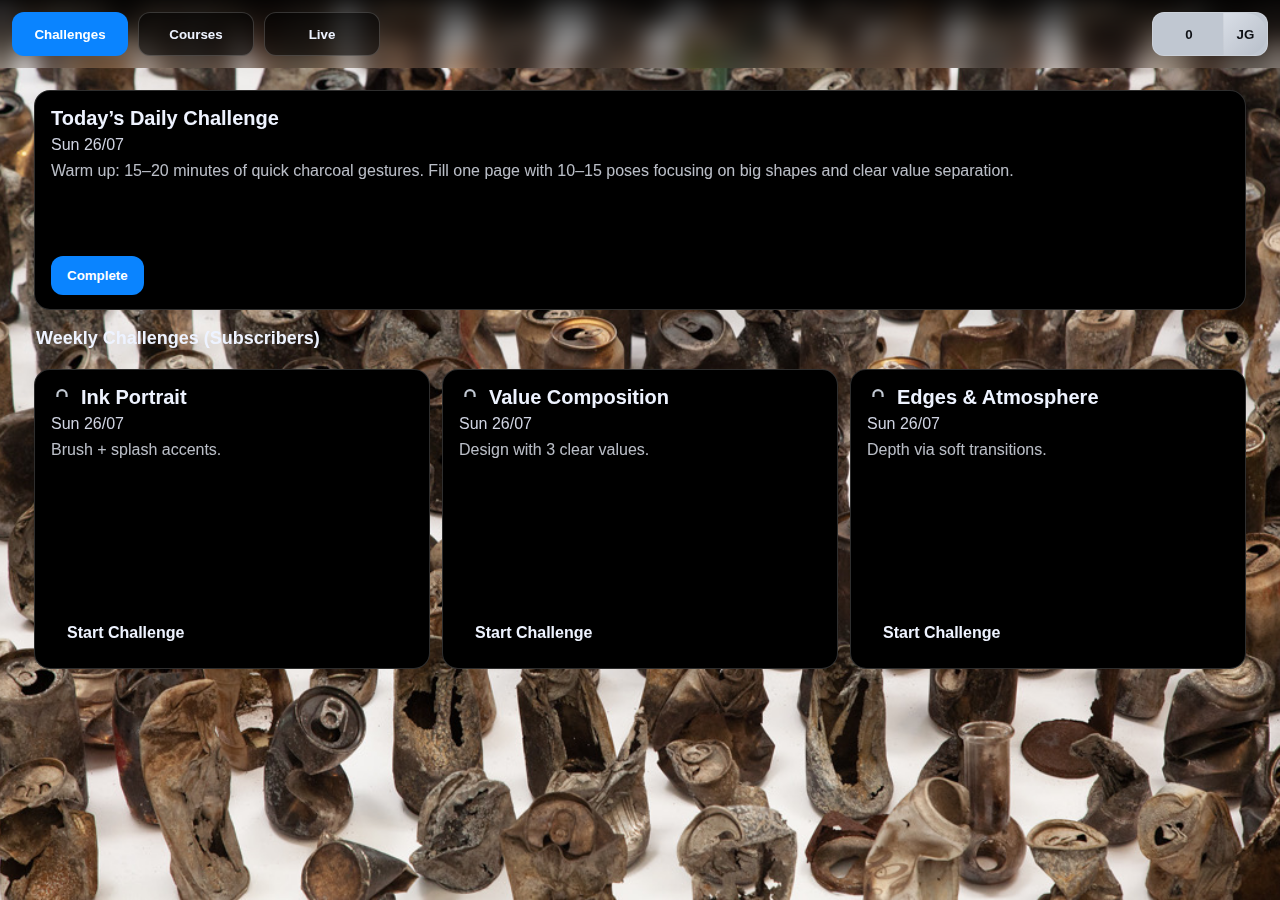
<file: home.html>
<!DOCTYPE html>
<html lang="en-AU">
<head>
<meta charset="utf-8" />
<meta name="viewport" content="width=device-width,initial-scale=1,viewport-fit=cover" />
<meta name="color-scheme" content="dark" />
<title>Home</title>

<!-- ===== Header avatar-as-tab: fit & scale patch ===== -->
<style>
/* Keep header content on one line without horizontal scroll */
html,body{overflow-x:hidden}

/* Header container */
.nav{
  display:flex; align-items:center; justify-content:space-between;
  overflow:hidden;
}

/* Tabs strip: shrinks first, keeps avatar visible */
.nav .tabs{
  flex:1 1 auto; display:flex; gap:8px; justify-content:flex-start; min-width:0;
}

/* Each tab is allowed to shrink and never exceed a compact width */
.nav .tab{
  flex:1 1 0;            /* shrinkable */
  min-width:0;           /* allow shrink below content’s intrinsic width */
  max-width:110px;       /* make them narrower so all fit on iPhone */
  padding:10px 12px;     /* slightly tighter padding */
  white-space:nowrap; text-overflow:ellipsis; overflow:hidden;
  text-align:center;
}

/* === Avatar as a right-snapping “special tab” === */
.nav .avatar-pill{
  flex:0 0 auto; margin-left:auto; display:flex; align-items:center;
  height:44px;                       /* match tab height */
}

/* Left side (matches tab shape), right side circular for initials/photo */
.avatar-pill{
  display:inline-flex; align-items:center; gap:8px;
  padding:0 10px 0 12px;
  border-radius:12px 0 0 12px;       /* squared-left like tabs */
  background:var(--gold,#ffd700); color:#0f1116; font-weight:800;
  line-height:1; max-width:140px; min-width:92px;
  overflow:hidden;
}
.avatar-pill.silver{ background:var(--silver,#c0c7d1); color:#0f1116 }

/* Points figure (left text) auto-truncates if space tight */
.avatar-pill .points{
  overflow:hidden; text-overflow:ellipsis; white-space:nowrap;
  font-variant-numeric:tabular-nums;
}

/* Circular right cap for initials / future photo */
.avatar-pill .cap{
  width:34px; height:34px; border-radius:50%;
  display:grid; place-items:center; font-weight:900;
  background:#ffffff22; border:1px solid var(--stroke,rgba(255,255,255,.18));
  margin-left:6px; flex:0 0 auto;
}

/* Make sure header never introduces horizontal scroll on tiny screens */
@media (max-width:390px){
  .nav .tab{ max-width:100px; padding:9px 10px }
  .avatar-pill{ max-width:128px; padding:0 10px 0 10px }
}
</style>

<style>
/* =========================
   DESIGN TOKENS
   ========================= */
:root{
  /* Palette */
  --ink:#eef3ff; --ink-dim:#cfd3e1; --muted:rgba(238,243,255,.78);
  --bg:#000; --stroke:rgba(255,255,255,.18);
  --blue:#0A84FF; --green:#32d74b; --gold:#ffd700; --silver:#c0c7d1; --red:#ff453a;

  /* Layout */
  --gap:12px; --r:14px; --maxw:1240px;
  --nav-h:68px;
}
/* Reset-ish */
*{box-sizing:border-box}
html,body{height:100%}

/* ===== Header Tabs Auto-Scale & Avatar Styling ===== */
.nav {
  display: flex;
  align-items: center;
  justify-content: space-between;
  gap: 6px;
  overflow: hidden;                /* stop horizontal scroll */
}

.nav .tab {
  flex: 1 1 auto;                  /* scale to fit */
  min-width: 0;                    /* shrink as needed */
  text-align: center;
  white-space: nowrap;
  font-size: clamp(13px, 3vw, 16px); /* adapt to screen */
  padding: 10px 12px;              /* tighter padding */
  border-radius: 10px;             /* same rounded corners */
}

/* Avatar tab styled same size as others */
.nav .avatar-tab {
  flex: 1 1 auto;
  display: flex;
  align-items: center;
  justify-content: space-between;
  min-width: 0;
  padding: 10px 12px;
  font-size: clamp(13px, 3vw, 16px);
  border-radius: 10px;             /* left side square, right side rounded separately */
  background: var(--gold);         /* subscriber gold background */
  color: #000;
  font-weight: 800;
}

/* Avatar initials bubble on right */
.nav .avatar-initials {
  flex: 0 0 auto;
  width: 32px;
  height: 32px;
  margin-left: 8px;
  border-radius: 50%;              /* circle on right side */
  display: grid;
  place-items: center;
  font-weight: 900;
  background: rgba(0,0,0,.3);
  color: #fff;
}

body{
  margin:0; background:var(--bg); color:var(--ink);
  font:16px -apple-system,BlinkMacSystemFont,"SF Pro Text","Helvetica Neue",Arial,sans-serif;
  -webkit-user-select:none; user-select:none; -webkit-touch-callout:none;
}
a{color:inherit; text-decoration:none}

/* Full-bleed, fixed BG */
.bg{position:fixed; inset:0; z-index:-1; background:#000 url("./assets/home-bg.jpg") center/cover no-repeat}

/* =========================
   HEADER
   ========================= */
.nav{
  position:sticky; top:0; left:0; right:0; height:var(--nav-h);
  display:flex; align-items:center; gap:10px; padding:8px 12px; z-index:30;
  background:linear-gradient(180deg, rgba(0,0,0,.85), rgba(0,0,0,.35) 60%, transparent);
  -webkit-backdrop-filter: blur(12px); backdrop-filter: blur(12px);
}
.nav-left{display:flex; gap:10px; align-items:center; flex:0 1 auto}
.nav-right{margin-left:auto; display:flex; align-items:center}

/* Tab buttons + Avatar tab share the same base */
.btn-tab{
  display:inline-flex; align-items:center; justify-content:center;
  min-width:116px; height:44px; padding:0 14px;
  border-radius:12px; border:1px solid var(--stroke);
  background:rgba(0,0,0,.55); color:var(--ink); font-weight:900; cursor:pointer;
  transition:transform .06s ease, filter .15s ease;
}
.btn-tab:active{transform:translateY(1px)}
.btn-tab.is-active{background:var(--blue); border-color:transparent; color:#fff}

/* Avatar control: left block (points) + round right (initials) */
.avatarTab{
  position:relative; display:inline-flex; align-items:center; gap:10px; padding-right:56px;
}
.avatarTab .points{
  font-weight:900;
}
.avatarTab .dot{
  position:absolute; right:0; top:0; bottom:0; width:44px;
  border-left:1px solid var(--stroke);
  border-top-right-radius:22px; border-bottom-right-radius:22px;
  display:grid; place-items:center; font-weight:900;
}
.avatarTab.silver{ background:var(--silver); color:#0f1116 }
.avatarTab.silver .dot{ background:linear-gradient(135deg,#d9dee6,#b7bec9) }
.avatarTab.gold{ background:var(--gold); color:#0f1116; border-color:transparent }
.avatarTab.gold .dot{ background:linear-gradient(135deg,#ffe88a,#f6c400) }

/* =========================
   WRAP
   ========================= */
.wrap{max-width:var(--maxw); margin:0 auto; padding:10px 14px 80px}

/* =========================
   HERO CARDS
   ========================= */
.hero{
  position:relative; overflow:hidden; background:#000;
  border:1px solid var(--stroke); border-radius:16px;
  padding:16px; margin:12px 0;
}
.hero .title{
  margin:0 0 6px;
  font-weight:900; font-size:20px;
  display:flex; align-items:center; gap:8px
}
.hero .meta{ margin:0 0 6px; color:var(--ink-dim) }
.hero .desc{ margin:8px 0 56px; color:var(--muted) } /* space for CTAs */

/* CTA buttons locked bottom-left */
.cta-left{
  position:absolute; left:16px; bottom:14px;
  display:flex; gap:10px
}

/* Buttons – all same size/shape */
.btn{
  padding:12px 16px; border-radius:12px; border:0;
  font-weight:900; cursor:pointer
}
.btn.blue{ background:var(--blue); color:#fff }
.btn.green{ background:var(--green); color:#000 }
.btn.gold{ background:var(--gold); color:#0f1116 }
.btn.grey{ background:#3a3a3a; color:#fff }
.btn[disabled]{ opacity:.55; cursor:not-allowed }

/* Silver padlock icon (used on Foundations + Weekly locked) */
.padlock{
  width:22px; height:22px; display:inline-block; vertical-align:-3px
}
.padlock svg{ width:100%; height:100% }
.padlock .shackle{ fill:none; stroke:var(--silver); stroke-width:2.4 }
.padlock .body{ fill:var(--silver) }
.padlock .keyhole{ fill:#0f1116 }

/* Price + Points bubble (disappear when purchased) */
.price,
.pts{
  position:absolute; right:12px; border-radius:999px;
  font-weight:900; padding:6px 10px;
  background:rgba(0,0,0,.6); border:1px solid var(--stroke)
}
.price{ bottom:12px; color:#fff }
.pts{
  top:12px; color:#0f1116; background:var(--gold);
  border-color:transparent;
  box-shadow:0 6px 18px rgba(255,215,0,.22)
}
.pts[hidden], .price[hidden]{ display:none }

/* Completion ring + tick (all hero types) */
.hero.complete{ box-shadow:0 0 0 3px var(--green) inset }
.hero.complete .title::after{
  content:" ✓"; color:var(--green); font-weight:900
}

/* Layout helpers */
.weekly-grid{ display:grid; gap:var(--gap) }
.grid-3{ grid-template-columns:repeat(3,minmax(0,1fr)) }

/* Portrait: stack weekly; taller heroes for readability */
@media (orientation:portrait){
  .weekly-grid{ grid-template-columns:1fr }
  .hero.tall{ min-height: 360px }  /* +20% for iPhone readability */
  #dailyHero{ min-height: 260px }  /* daily in portrait */
}

/* Landscape: daily spans full width; weekly/courses 3-up and higher */
@media (orientation:landscape){
  .weekly-grid{ grid-template-columns:repeat(3,minmax(0,1fr)) }
  .hero.tall{ min-height: 300px }
  #dailyHero{ min-height: 220px }
}

/* =========================
   BOTTOM SHEET (Avatar menu)
   ========================= */
.sheet{
  position:fixed; inset:0; display:none; z-index:60;
  background:rgba(0,0,0,.5); -webkit-backdrop-filter: blur(6px); backdrop-filter: blur(6px);
}
.sheet.open{ display:block }
.sheet .panel{
  position:absolute; left:0; right:0; bottom:0; border-top-left-radius:18px; border-top-right-radius:18px;
  background:#0f1116; border-top:1px solid var(--stroke); padding:14px; max-height:80vh; overflow:auto;
}
.sheet .row{ display:flex; align-items:center; justify-content:space-between; gap:10px; padding:10px 12px; border-radius:12px; border:1px solid var(--stroke); background:#0a0f14; margin-bottom:10px }
.sheet .row a{ font-weight:900 }
.sheet h3{ margin:6px 2px 10px; font-size:16px }

/* Utilities */
.section-title{ margin:18px 2px 8px; font-size:18px; font-weight:900 }
.sr-only{ position:absolute; width:1px; height:1px; padding:0; margin:-1px; overflow:hidden; clip:rect(0,0,0,0); border:0 }
.hide{ display:none !important }
</style>
</head>
<body>

<div class="bg" aria-hidden="true"></div>

<header class="nav">
  <div class="nav-left" role="tablist" aria-label="Primary">
    <button class="btn-tab is-active" data-tab="challenges" aria-selected="true">Challenges</button>
    <button class="btn-tab" data-tab="courses" aria-selected="false">Courses</button>
    <button class="btn-tab" data-tab="live" aria-selected="false">Live</button>
  </div>

  <div class="nav-right">
    <!-- Avatar tab (points + initials) -->
    <button id="avatarTab" class="btn-tab avatarTab silver" aria-haspopup="dialog" aria-expanded="false">
      <span class="points" id="pointsBadge">0</span>
      <span class="dot" id="avatarInitials">JG</span>
    </button>
  </div>
</header>

<main class="wrap">
  <!-- TABS -->
  <section id="panel-challenges" data-panel="challenges">
    <article class="hero" id="dailyHero" aria-labelledby="dailyTitle">
      <h2 class="title" id="dailyTitle">Today’s Daily Challenge</h2>
      <p class="meta" id="dailyDate">—</p>
      <p class="desc" id="dailyDesc">Warm up: 15–20 minutes of quick charcoal gestures. Fill one page with 10–15 poses focusing on big shapes and clear value separation.</p>
      <div class="cta-left">
        <button class="btn blue" id="btnDaily">Complete</button>
      </div>
    </article>

    <h3 class="section-title">Weekly Challenges (Subscribers)</h3>
    <div class="weekly-grid" id="weeklyGrid"></div>
  </section>

  <section id="panel-courses" class="hide" data-panel="courses">
    <h2 class="section-title">Foundations (Subscribers)</h2>
    <div class="weekly-grid">
      <!-- Foundations -->
      <article class="hero tall course" data-id="found-setup" data-kind="foundation">
        <h3 class="title">
          <svg class="padlock" aria-hidden="true" viewBox="0 0 24 24">
            <path class="shackle" d="M7 11V8.5a5 5 0 0 1 10 0V11"/>
            <rect class="body" x="3" y="11" width="18" height="10" rx="2"/>
            <circle class="keyhole" cx="12" cy="16" r="1.3"/>
            <rect class="keyhole" x="11.2" y="14.7" width="1.6" height="2.8" rx="0.6"/>
          </svg>
          Materials &amp; Setup
        </h3>
        <p class="meta">Prepare your space: paper, charcoal, inks, brushes, safe layout.</p>
        <p class="desc">Step-by-step setup to start drawing/painting with confidence.</p>
        <div class="cta-left">
          <button class="btn blue start-found" disabled>Start Course</button>
        </div>
      </article>

      <article class="hero tall course" data-id="found-drawing" data-kind="foundation">
        <h3 class="title">
          <svg class="padlock" aria-hidden="true" viewBox="0 0 24 24">
            <path class="shackle" d="M7 11V8.5a5 5 0 0 1 10 0V11"/>
            <rect class="body" x="3" y="11" width="18" height="10" rx="2"/>
            <circle class="keyhole" cx="12" cy="16" r="1.3"/>
            <rect class="keyhole" x="11.2" y="14.7" width="1.6" height="2.8" rx="0.6"/>
          </svg>
          Drawing
        </h3>
        <p class="meta">Line, tone, proportion, gesture, observation.</p>
        <p class="desc">Foundational drills to build accuracy and flow.</p>
        <div class="cta-left">
          <button class="btn blue start-found" disabled>Start Course</button>
        </div>
      </article>

      <article class="hero tall course" data-id="found-painting" data-kind="foundation">
        <h3 class="title">
          <svg class="padlock" aria-hidden="true" viewBox="0 0 24 24">
            <path class="shackle" d="M7 11V8.5a5 5 0 0 1 10 0V11"/>
            <rect class="body" x="3" y="11" width="18" height="10" rx="2"/>
            <circle class="keyhole" cx="12" cy="16" r="1.3"/>
            <rect class="keyhole" x="11.2" y="14.7" width="1.6" height="2.8" rx="0.6"/>
          </svg>
          Painting
        </h3>
        <p class="meta">Surface prep, colour mixing, value structure, brushwork.</p>
        <p class="desc">Learn stable processes that free you to be expressive.</p>
        <div class="cta-left">
          <button class="btn blue start-found" disabled>Start Course</button>
        </div>
      </article>
    </div>

    <!-- Paid courses etc stay the same (no padlocks needed there) -->
    … (rest of your section unchanged) …
  </section>
</main>

<!-- ============ AVATAR BOTTOM SHEET ============ -->
<div class="sheet" id="avatarSheet" role="dialog" aria-modal="true" aria-hidden="true">
  <div class="panel" role="document">
    <h3>Account</h3>
    <div class="row">
      <strong>Subscription</strong>
      <button class="btn grey" id="subToggle" aria-pressed="false">Off</button>
    </div>
    <div class="row"><a href="#" id="openCalendar">My Calendar</a><span>›</span></div>
    <div class="row"><a href="profile.html#achievements">Achievements</a><span>›</span></div>
    <h3>Shortcuts</h3>
    <div class="row"><a href="profile.html#slot1">Placeholder 1</a><span>›</span></div>
    <div class="row"><a href="profile.html#slot2">Placeholder 2</a><span>›</span></div>
    <div class="row"><a href="profile.html#slot3">Placeholder 3</a><span>›</span></div>
    <h3>Avatar</h3>
    <div class="row"><a href="#" id="uploadAvatar">Upload Avatar (soon)</a><span>›</span></div>
    <div class="row"><button class="btn grey" id="closeSheet">Close</button></div>
  </div>
</div>

<!-- Optional inline pricing fallback (replace later / or inject window.PRICE_LIST) -->
<script id="pricingData" type="application/json">
{
  "1d-gesture":{"price":"$39","points":300},
  "1d-ink":{"price":"$39","points":300},
  "1d-charcoal":{"price":"$39","points":300},
  "3d-portrait":{"price":"$79","points":500},
  "3d-urban":{"price":"$79","points":500},
  "3d-experimental":{"price":"$79","points":500},
  "live-1":{"price":"$29","points":1800},
  "live-2":{"price":"$29","points":1800},
  "live-3":{"price":"$29","points":1800}
}
</script>

<script>
(()=>{'use strict';
/* ---------- Helpers ---------- */
const $=s=>document.querySelector(s);
const $$=s=>Array.from(document.querySelectorAll(s));
const pad=n=>String(n).padStart(2,'0');
const toISO=d=>d.toISOString().slice(0,10);
const k={
  sub:'ao_sub', points:'ao_points', purchased:'ao_purchased',
  weeklyDone:'ao_weekly_done', dailyDone:'ao_daily_done', avatar:'ao_avatar'
};
const store={ get:(k,f)=>{try{const v=localStorage.getItem(k);return v?JSON.parse(v):f}catch{return f}},
              set:(k,v)=>localStorage.setItem(k,JSON.stringify(v)) };
const compactK = n => (n>=1000? (Math.floor(n/1000)+'k'): String(n)); // no decimals

/* ---------- State ---------- */
let isSub=!!store.get(k.sub,false);
let points=+store.get(k.points,0);
let purchased=store.get(k.purchased,[]);
let weeklyDone=store.get(k.weeklyDone,[]); // ids
let dailyDone=store.get(k.dailyDone,[]);   // ["YYYY-MM-DD"]

/* ---------- Header Tabs ---------- */
const tabBtns=$$('.btn-tab[data-tab]');
const panels=$$('[data-panel]');
tabBtns.forEach(b=>{
  b.addEventListener('click', ()=>{
    tabBtns.forEach(x=>{x.classList.toggle('is-active',x===b); x.setAttribute('aria-selected', x===b?'true':'false');});
    panels.forEach(p=>p.classList.toggle('hide', p.dataset.panel!==b.dataset.tab));
    window.scrollTo({top:0,behavior:'smooth'});
  });
});

/* ---------- Avatar control ---------- */
const avatarBtn = $('#avatarTab');
const avatarSheet = $('#avatarSheet');
const subToggle = $('#subToggle');
const pointsBadge = $('#pointsBadge');
const avatarInitials = $('#avatarInitials');

function paintAvatar(){
  pointsBadge.textContent = compactK(points);
  avatarBtn.classList.toggle('gold', isSub);
  avatarBtn.classList.toggle('silver', !isSub);
  subToggle.textContent = isSub?'On':'Off';
  subToggle.className = 'btn ' + (isSub?'green':'grey');
  subToggle.setAttribute('aria-pressed', isSub?'true':'false');
}
paintAvatar();

avatarBtn.addEventListener('click', ()=>{
  avatarSheet.classList.add('open');
  avatarSheet.setAttribute('aria-hidden','false');
  avatarBtn.setAttribute('aria-expanded','true');
});
$('#closeSheet').addEventListener('click', closeSheet);
avatarSheet.addEventListener('click', (e)=>{ if(e.target===avatarSheet) closeSheet(); });
function closeSheet(){
  avatarSheet.classList.remove('open');
  avatarSheet.setAttribute('aria-hidden','true');
  avatarBtn.setAttribute('aria-expanded','false');
}

subToggle.addEventListener('click', ()=>{
  isSub = !isSub; store.set(k.sub,isSub); paintAvatar(); paintGating(); paintWeeklies(); 
});

$('#uploadAvatar').addEventListener('click', (e)=>{ e.preventDefault(); alert('Avatar upload coming soon.'); });

/* ---------- Daily ---------- */
const dayNames=['Sun','Mon','Tue','Wed','Thu','Fri','Sat'];
const today=new Date(), isoToday=toISO(today);
$('#dailyDate').textContent = `${dayNames[today.getDay()]} ${pad(today.getDate())}/${pad(today.getMonth()+1)}`;

function paintDaily(){
  const done = dailyDone.includes(isoToday);
  $('#btnDaily').textContent = done?'Undo':'Complete';
  $('#btnDaily').className = 'btn ' + (done?'grey':'blue');
  $('#dailyHero').classList.toggle('complete', done);
}
paintDaily();

$('#btnDaily').addEventListener('click', ()=>{
  const idx=dailyDone.indexOf(isoToday);
  if(idx===-1){ dailyDone.push(isoToday); points+=1; }
  else{ dailyDone.splice(idx,1); points=Math.max(0,points-1); }
  store.set(k.dailyDone,dailyDone); store.set(k.points,points); paintDaily(); paintAvatar();
});

/* ---------- Weekly (3 only) ---------- */
const WEEKLY = [
  {id:'W1', title:'Ink Portrait', desc:'Brush + splash accents.'},
  {id:'W2', title:'Value Composition', desc:'Design with 3 clear values.'},
  {id:'W3', title:'Edges & Atmosphere', desc:'Depth via soft transitions.'}
];
function weeklyOrder(){
  // done items at end (portrait: bottom; landscape grid naturally pushes rightmost)
  const doneSet=new Set(weeklyDone);
  return WEEKLY.slice().sort((a,b)=>{
    const A=doneSet.has(a.id), B=doneSet.has(b.id);
    return (A===B)?0 : (A?1:-1);
  });
}
function padlockSVG(){
  return `<span class="padlock" aria-hidden="true">
    <svg viewBox="0 0 24 24"><path class="shackle" d="M7 11V8.5a5 5 0 0 1 10 0V11"/></svg>
    <svg viewBox="0 0 24 24" style="position:absolute;inset:0;opacity:0"><rect class="body" x="3" y="11" width="18" height="10" rx="2"/><circle class="keyhole" cx="12" cy="16" r="1.3"/><rect class="keyhole" x="11.2" y="14.7" width="1.6" height="2.8" rx=".6"/></svg>
  </span>`;
}
function paintWeeklies(){
  const grid = $('#weeklyGrid'); grid.innerHTML='';
  weeklyOrder().forEach(w=>{
    const done = weeklyDone.includes(w.id);
    const el = document.createElement('article');
    el.className = 'hero tall' + (done?' complete':'');
    el.dataset.week = w.id;
    el.innerHTML = `
      <h4 class="title">${isSub?'':padlockSVG()} ${w.title}</h4>
      <p class="meta">Sun ${pad(today.getDate())}/${pad(today.getMonth()+1)}</p>
      <p class="desc">${w.desc}</p>
      <div class="cta-left">
        <a class="btn ${isSub?'blue':''}" ${isSub?'':'aria-disabled="true"'} ${isSub?'href="weekly-${w.id}.html"':''}>Start Challenge</a>
      </div>`;
    grid.appendChild(el);
  });
}
paintWeeklies();

/* public API for weekly pages to mark completion */
window.AO_markWeeklyComplete = function(weekId, title){
  if(!weeklyDone.includes(weekId)){
    weeklyDone.push(weekId);
    store.set(k.weeklyDone, weeklyDone);
    points += 10; store.set(k.points,points); paintAvatar(); paintWeeklies();
  }
};

/* ---------- Courses: pricing + buy/redeem flow ---------- */
let pricing = {};
function readPricing(){
  if(window.PRICE_LIST) pricing = window.PRICE_LIST;
  else{
    const j=$('#pricingData'); if(j){ try{ pricing=JSON.parse(j.textContent||'{}'); }catch{} }
  }
  // apply
  $$('.course, .live').forEach(card=>{
    const id = card.dataset.id; const p = pricing[id]||{};
    const priceEl = card.querySelector('.price'); const ptsEl = card.querySelector('.pts');
    if(p.price && priceEl){ priceEl.dataset.price = p.price; priceEl.firstElementChild.textContent=p.price; }
    if(p.points!=null && ptsEl){ ptsEl.dataset.pts = p.points; ptsEl.firstElementChild.textContent = p.points; }
  });
}
readPricing();

function paintGating(){
  // Foundational courses gated by sub
  $$('.course[data-kind="foundation"]').forEach(card=>{
    const btn=card.querySelector('.start-found');
    if(isSub){ btn.removeAttribute('disabled'); card.querySelector('.padlock')?.classList.add('hide'); }
    else{ btn.setAttribute('disabled',''); card.querySelector('.padlock')?.classList.remove('hide'); }
  });
  // Weekly gating is handled in paintWeeklies (padlock on title)
}
paintGating();

function markPurchased(card){
  // hide price + points, turn button into Enter
  card.querySelector('.price')?.setAttribute('hidden','');
  card.querySelector('.pts')?.setAttribute('hidden','');
  const b = card.querySelector('.buy');
  if(b){ b.textContent='Enter'; b.className='btn green enter'; }
}
purchased.forEach(id=>{
  const card = document.querySelector(`[data-id="${id}"]`); if(card) markPurchased(card);
});

document.addEventListener('click', e=>{
  const b=e.target.closest('.buy'); if(!b) return;
  const card = b.closest('.hero'); const id = card.dataset.id;
  const ptsEl = card.querySelector('.pts'); const need = +(ptsEl?.dataset.pts||0);

  // Simple buy sheet (green Buy or Redeem hidden inside dialog)
  const choice = confirm(ptsEl?`Buy with money (${card.querySelector('.price span').textContent})?\n\nPress “OK” for card payment.\nPress “Cancel” to try Redeem with Points.`:`Proceed to payment?`);
  if(choice){
    // simulate success
    if(!purchased.includes(id)){ purchased.push(id); store.set(k.purchased,purchased); }
    markPurchased(card);
  }else{
    // Redeem path
    if(points < need){ alert(`You have ${points} pts. Need ${need-points} more.`); return; }
    points -= need; store.set(k.points,points); paintAvatar();
    if(!purchased.includes(id)){ purchased.push(id); store.set(k.purchased,purchased); }
    markPurchased(card);
  }
});

/* ---------- Calendar stub from avatar sheet ---------- */
$('#openCalendar').addEventListener('click', (e)=>{ e.preventDefault(); alert('Calendar will appear here in a future build.'); });

/* ---------- Init points display ---------- */
paintAvatar();

})();
</script>
</body>
</html>
</file>
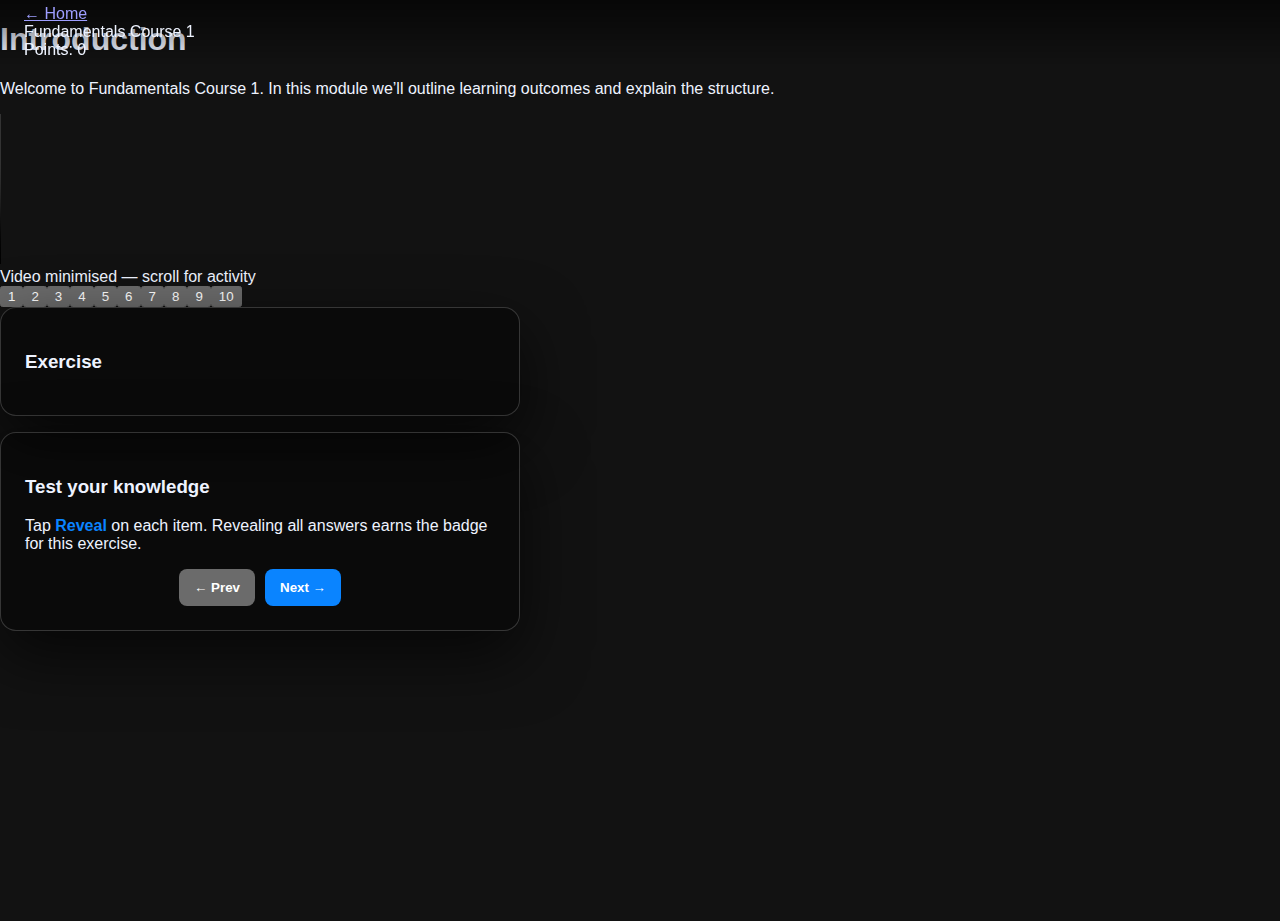
<file: courses/fundamental1.html>
<!DOCTYPE html>
<html lang="en-AU">
<head>
  <meta charset="utf-8" />
  <meta name="viewport" content="width=device-width,initial-scale=1,viewport-fit=cover" />
  <meta name="color-scheme" content="dark" />
  <title>Fundamentals Course 1</title>
  <link rel="stylesheet" href="../assets/styles.css" />
</head>
<body>

  <!-- Top nav with Home -->
  <header class="nav" role="banner">
    <div class="nav-inner">
      <a href="../home.html" class="crumb" aria-label="Back to Home">← Home</a>
      <div id="courseTitle" class="crumb" aria-live="polite">Fundamentals 1</div>
      <div class="spacer"></div>
      <div id="pointsPill" class="pill" aria-live="polite">Points: 0</div>
    </div>
  </header>

  <main class="wrap" role="main">
    <h1 id="moduleTitle">Loading…</h1>
    <p id="summary" class="muted"></p>
    <div id="lockedBanner" class="banner" role="status" aria-live="polite"></div>

    <!-- Video -->
    <section id="playerWrap" class="player" aria-label="Lesson video">
      <video id="video" playsinline controls preload="metadata"></video>
      <div class="minNote">Video minimised — scroll for activity</div>
    </section>

    <!-- Progress rail -->
    <section class="rail-wrap" aria-label="Course progress">
      <div class="rail-line"><div id="railFill" class="rail-fill"></div></div>
      <div id="railDots" class="milestones"></div>
    </section>

    <!-- Exercise text -->
    <section class="card">
      <h3>Exercise</h3>
      <div id="exercise" class="exercise muted"></div>
    </section>

    <!-- Knowledge check -->
    <section class="card" style="margin-top:16px">
      <h3>Test your knowledge</h3>
      <p class="muted" style="margin-top:0">Tap <b style="color:#0A84FF">Reveal</b> on each item. Revealing all answers earns the badge for this exercise.</p>
      <div id="qaWrap" class="qa" role="list"></div>

      <div class="row" style="margin-top:16px">
        <button id="btnPrev" class="btn" aria-label="Previous exercise">← Prev</button>
        <button id="btnNext" class="btn primary" aria-label="Next exercise">Next →</button>
      </div>
    </section>

    <!-- Hidden element so fundamentals-core updates work -->
    <div id="progressChips" aria-hidden="true"></div>
  </main>

  <script src="../assets/fundamentals-core.js"></script>
  <script>
    Fundamentals.init({
      courseId: "fundamental1",
      dataUrl: "../data/fundamental1.json"
    });

    // Simple rail builder (same as Darcy page)
    const TOTAL = 10;
    const courseId = "fundamental1";
    const railFill = document.getElementById("railFill");
    const railDots = document.getElementById("railDots");

    function getProg(){
      return JSON.parse(localStorage.getItem("course:"+courseId) || "{}") || {};
    }
    function curIdx(){
      const n = parseInt((location.hash||"").replace("#/m/",""),10);
      return Number.isFinite(n) ? Math.max(0, Math.min(TOTAL-1,n)) : 0;
    }
    function furthestUnlocked(prog){
      let furthest = 0;
      const mods = Array.isArray(prog.modules) ? prog.modules : [];
      for (let i=0;i<mods.length;i++){
        if (mods[i]?.badge) furthest = i+1; else break;
      }
      return Math.min(furthest, TOTAL-1);
    }
    function doneCount(prog){
      return Math.min((prog.modules||[]).filter(m=>m&&m.badge).length, TOTAL);
    }

    function buildDots(){
      const prog = getProg();
      const fur = furthestUnlocked(prog);
      const cur = curIdx();

      railFill.style.width = (doneCount(prog) / TOTAL) * 100 + "%";

      railDots.innerHTML = "";
      for (let i=0;i<TOTAL;i++){
        const b = document.createElement("button");
        b.type="button";
        b.className="dot";
        if (prog.modules?.[i]?.badge) b.classList.add("done");
        if (i===cur) b.classList.add("current");
        if (i>fur) b.classList.add("locked");
        b.textContent = i+1;
        b.onclick = ()=> location.hash = "#/m/"+i;
        railDots.appendChild(b);
      }
    }

    const chips = document.getElementById("progressChips");
    const mo = new MutationObserver(()=> buildDots());
    mo.observe(chips, { childList:true, subtree:true });
    window.addEventListener("hashchange", buildDots);
    buildDots();
  </script>
</body>
</html>
</file>
<file: assets/styles.css>
/* ========== tokens ========== */
:root{
  --ink:#eef3ff; --muted:rgba(238,243,255,.75);
  --stroke:rgba(255,255,255,.18);
  --surface:rgba(0,0,0,.40);
  --danger:#ff5b62; --blue:#0A84FF;
}

/* ========== base ========== */
*{box-sizing:border-box}
html,body{height:100%}
body{margin:0;color:var(--ink);font:16px -apple-system,BlinkMacSystemFont,"SF Pro Text","Helvetica Neue",Arial,sans-serif}
.no-scroll{overflow:hidden}

/* ========== top nav (Netflix-style) ========== */
.nav{
  position:fixed; inset:0 0 auto 0; height:64px; display:flex;
  align-items:center; justify-content:space-between; padding:0 24px; z-index:5;
  background:linear-gradient(180deg, rgba(0,0,0,.6), rgba(0,0,0,0));
}
.brand{font-weight:800; letter-spacing:.2px}
.btn{display:inline-flex; align-items:center; justify-content:center; gap:8px;
     border-radius:8px; padding:10px 14px; font-weight:700; border:1px solid transparent; cursor:pointer}
.sign-in{background:#e50914; color:#fff}

/* ========== hero ========== */
.hero-wrap{
  min-height:100dvh; position:relative; overflow:hidden;
  display:grid; place-items:center; padding:0 20px;
}
.bg{
  position:absolute; inset:0;
  background:url("assets/login-bg.jpg") center/cover no-repeat fixed;
  filter:saturate(1.05) contrast(1.05);
}
.overlay{
  position:absolute; inset:0; pointer-events:none;
  background:
    linear-gradient(180deg, rgba(0,0,0,.30) 0%, rgba(0,0,0,.75) 75%),
    radial-gradient(80% 60% at 50% 10%, rgba(0,0,0,.35), transparent 70%);
}
.hero{
  position:relative; z-index:1; text-align:center; max-width:min(920px, 92vw);
}
.hero-title{
  margin:0 0 12px; font-weight:900;
  font-size: clamp(28px, 6vw, 56px); line-height:1.1;
}
.hero-sub{
  margin:0 0 18px; color:var(--muted); font-size: clamp(14px, 2.2vw, 20px);
}

/* email + CTA */
.cta{display:grid; grid-template-columns: 1fr auto; gap:10px; justify-content:center; margin:18px auto 8px; max-width:720px}
.cta input{
  width:100%; padding:14px 16px; border-radius:8px; border:1px solid var(--stroke);
  background:rgba(0,0,0,.55); color:var(--ink); outline:none;
}
.cta-btn{background:#e50914; color:#fff; border:0; border-radius:8px; padding:0 20px; font-weight:800}
.hero-cap{color:var(--muted); margin-top:8px}

/* ========== modal login ========== */
.modal{position:fixed; inset:0; display:none; place-items:center; z-index:10;
       background:rgba(0,0,0,.55); backdrop-filter:blur(4px)}
.modal.show{display:grid}
.card{
  width:min(92vw, 520px); background:var(--surface); border:1px solid var(--stroke);
  border-radius:16px; padding:24px; box-shadow:0 24px 64px rgba(0,0,0,.65);
  position:relative;
}
.close{position:absolute; right:10px; top:10px; background:transparent; border:1px solid var(--stroke); color:var(--ink);
       border-radius:8px; padding:6px 10px; cursor:pointer}
.card-title{margin:4px 0 2px; font-weight:800; text-align:center}
.card-sub{margin:0 0 16px; color:var(--muted); text-align:center}

.form{display:grid; gap:14px}
label{display:grid; gap:6px; color:var(--muted)}
input{
  width:100%; padding:12px 14px; border-radius:10px; border:1px solid var(--stroke);
  background:rgba(0,0,0,.55); color:var(--ink);
}
.has-eye{position:relative}
.eye{position:absolute; right:10px; top:50%; transform:translateY(-50%);
     background:transparent; border:1px solid var(--stroke); color:var(--ink);
     padding:4px 8px; border-radius:8px; cursor:pointer}
.row{display:flex; gap:10px; flex-wrap:wrap; justify-content:center}
.primary{background:#0A84FF; color:#fff}
.ghost{background:rgba(0,0,0,.45); border:1px solid var(--stroke); color:var(--ink)}

.msg{margin:0; padding:10px; border-radius:10px; border:1px solid rgba(255,255,255,.18); background:rgba(255,91,98,.25)}
.sr-only{position:absolute; width:1px; height:1px; overflow:hidden; clip:rect(1px,1px,1px,1px)}
</file>
